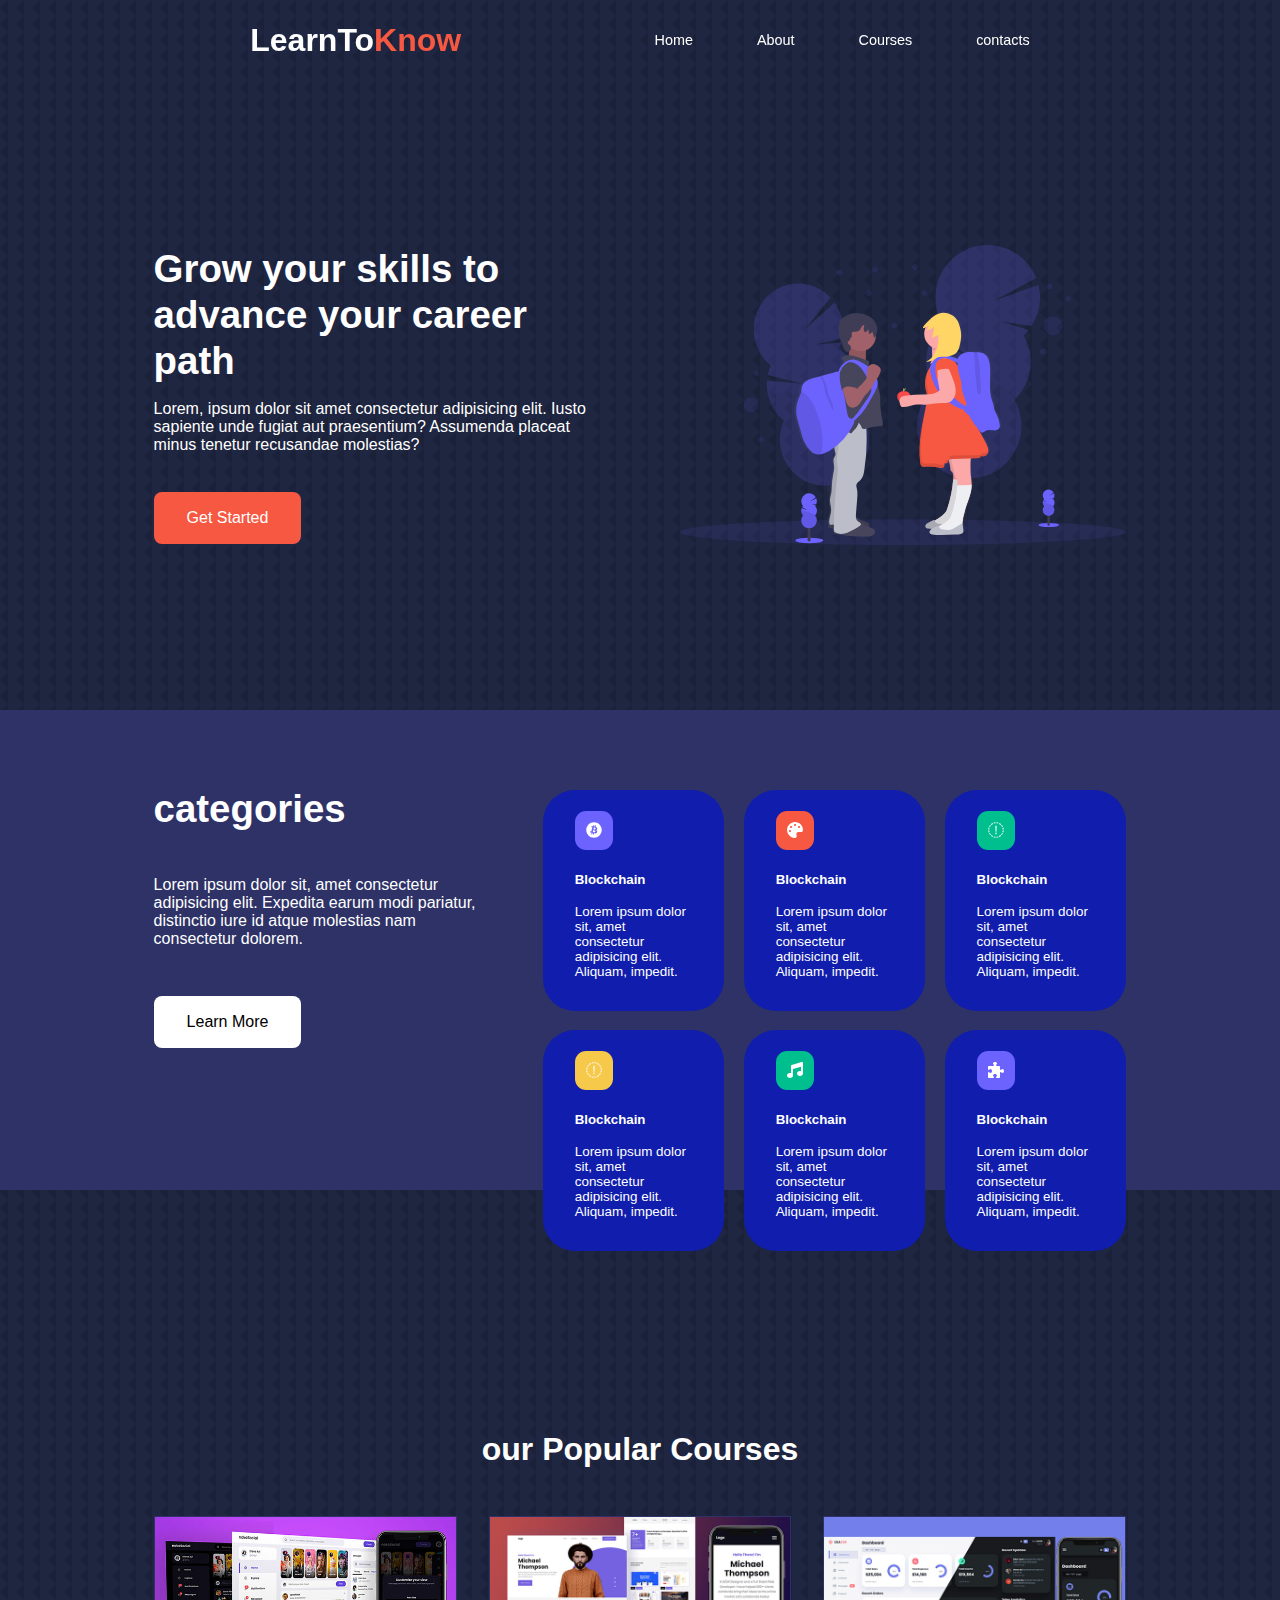
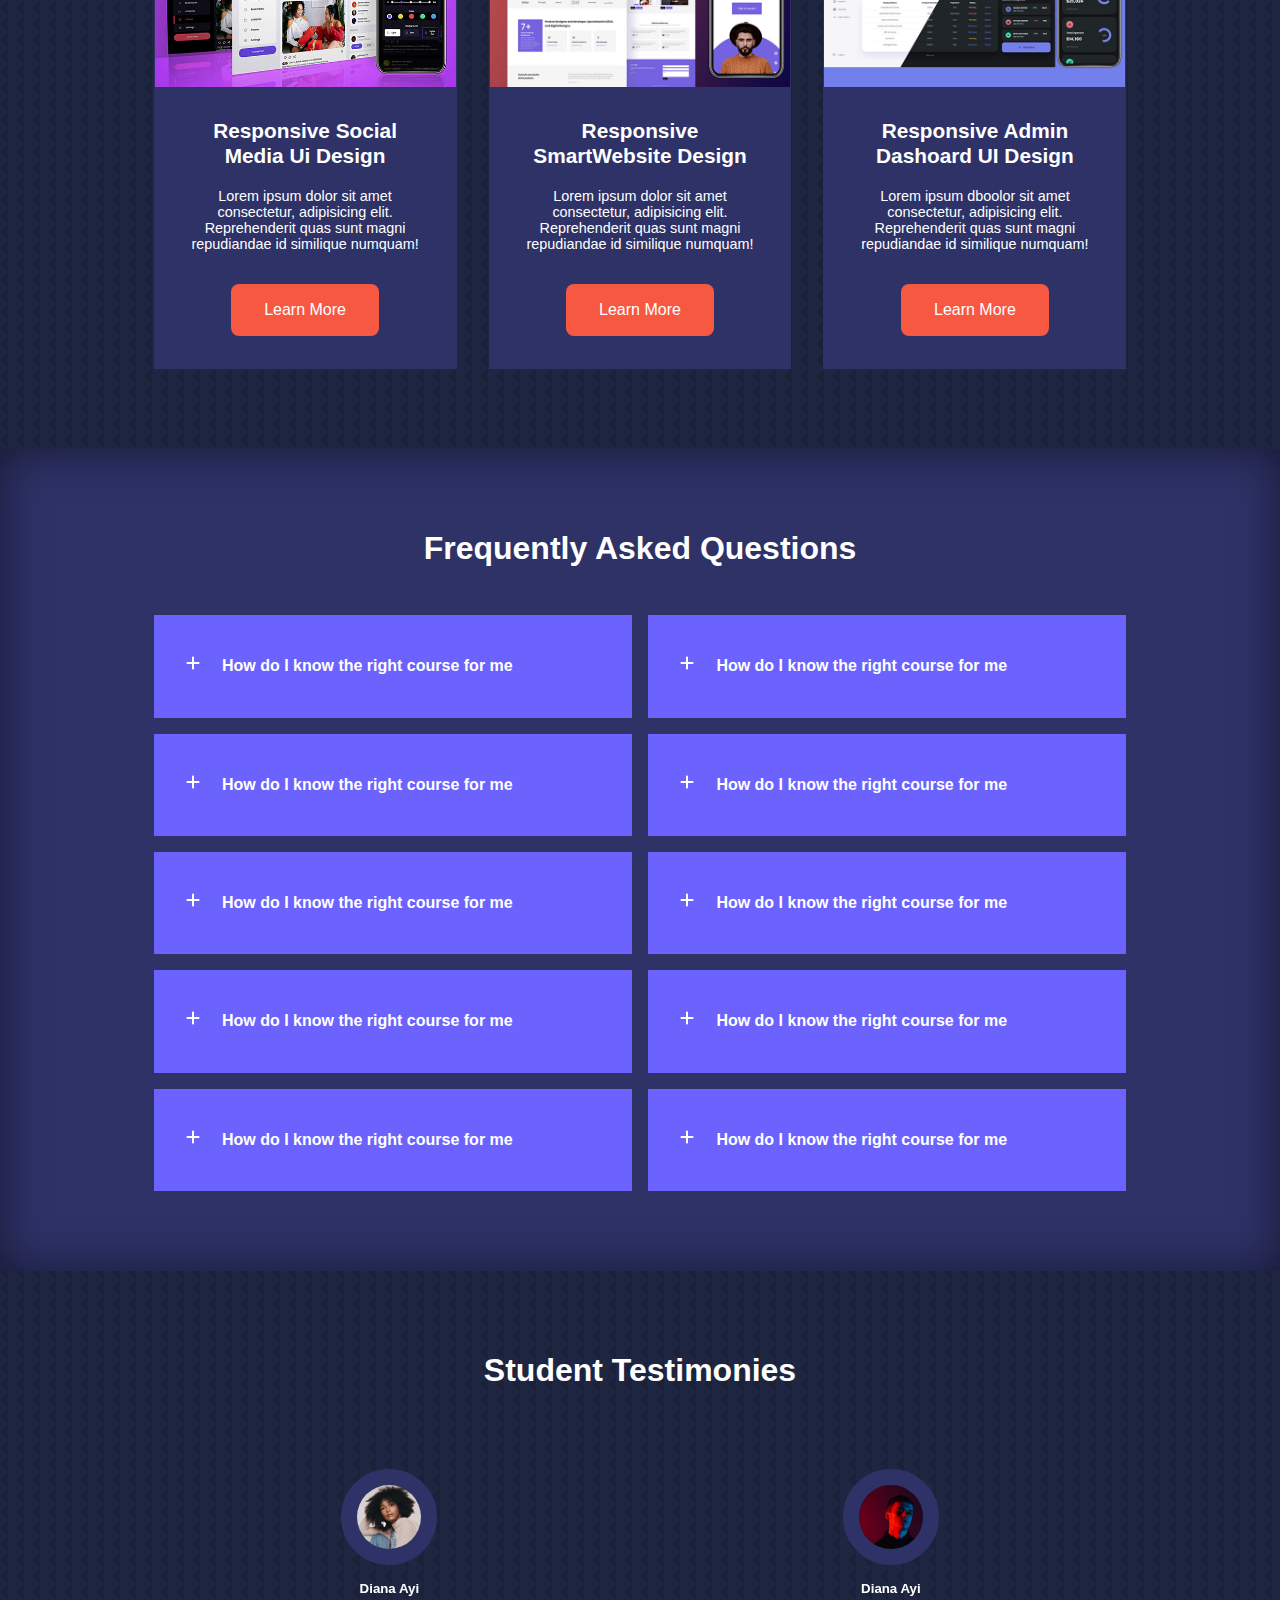
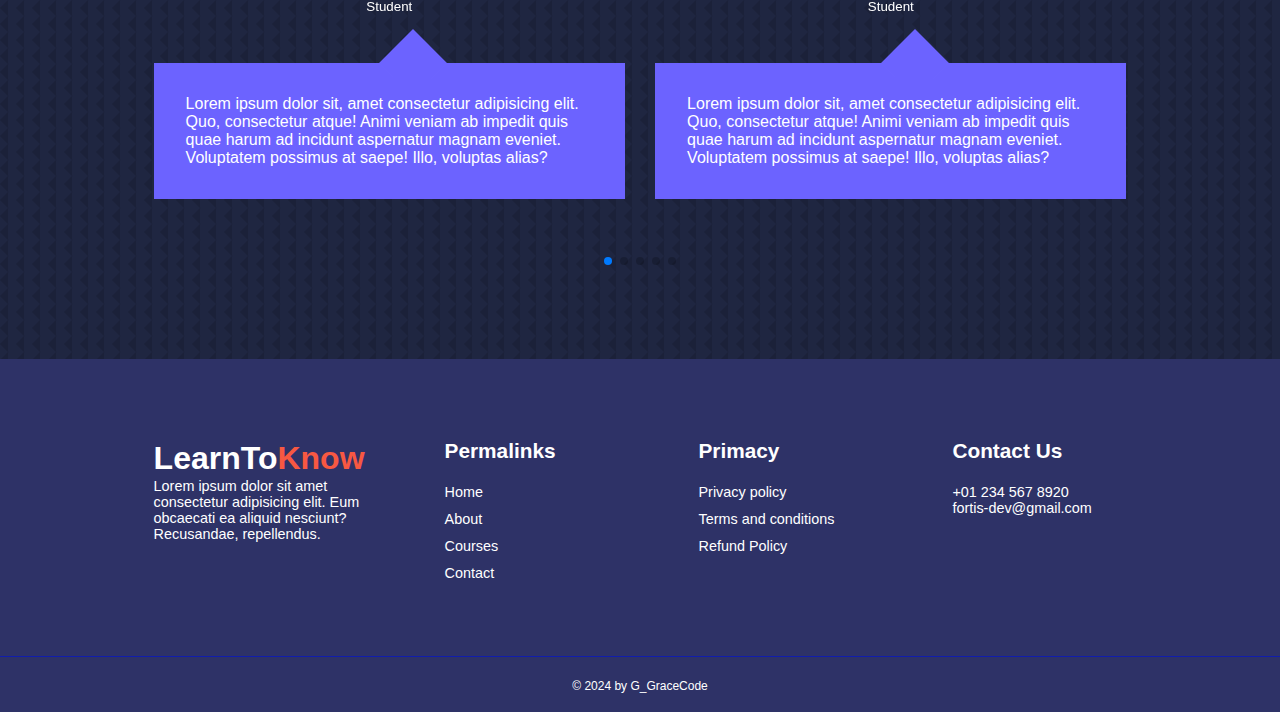
<file: index.html>
<!DOCTYPE html>
<html lang="en">

<head>
    <meta charset="UTF-8">
    <meta http-equiv="X-UA-Compatible" content="IE=edge">
    <meta name="viewport" content="width=device-width, initial-scale=1.0">
    <title>LearntoKnow</title>
    <link rel="stylesheet" href="./css/style.css">


    <!-- ==== swiper js ==== -->
    <link rel="stylesheet" href="https://cdn.jsdelivr.net/npm/swiper@8/swiper-bundle.min.css" />

    <script defer src="./main.js"></script>

    <style>
        body{
            background-image: url("./images/bg-texture.png");
        }
        span.color{
            color: var(--color-danger);
        }
    </style>

</head>

<body>

    <nav>
        <div class="container nav__container">
            <a href="index.html">
                <h2>LearnTo<span class="color">Know</span></h2>
            </a>
            <ul class="nav__menu">
                <li><a href="index.html">Home</a></li>
                <li><a href="./About.html">About</a></li>
                <li><a href="./courses.html">Courses</a></li>
                <li><a href="./contacts.html">contacts</a></li>
            </ul>

            
            <button class="open-menu-btn"><i class="fas fa-bars"></i></button>

            <button class="close-menu-btn"><i class="fas fa-multiply"></i></button>

        </div>
    </nav>


    <header>
        <div class="container header__container">
            <div class="header__left">
                <h1>Grow your skills to advance your career path</h1>
                <p>Lorem, ipsum dolor sit amet consectetur adipisicing elit. Iusto sapiente unde fugiat aut praesentium?
                    Assumenda placeat minus tenetur recusandae molestias?</p>

                <a href="courses.html" class="btn btn-primary">Get Started</a>

            </div>


            <div class="header__right">
                <div class="header__right-image"><img src="./images/header.svg" alt=""></div>
            </div>
        </div>
    </header>

    <!-- ======= header end -->


    <section class="categories">

        <div class="container categories__container">
            <div class="categories__left">
                <h1>categories</h1>
                <p>Lorem ipsum dolor sit, amet consectetur adipisicing elit. Expedita earum modi pariatur, distinctio
                    iure id atque molestias nam consectetur dolorem.</p>
                <a href="#" class="btn">Learn More</a>
            </div>

            <div class="categories__right">
                <article class="category">
                    <span class="category__icon"><i class="fab fa-bitcoin"></i></span>
                    <h5>Blockchain</h5>
                    <p>Lorem ipsum dolor sit, amet consectetur adipisicing elit. Aliquam, impedit.</p>
                </article>

                <article class="category">
                    <span class="category__icon"><i class="fas fa-palette"></i></span>
                    <h5>Blockchain</h5>
                    <p>Lorem ipsum dolor sit, amet consectetur adipisicing elit. Aliquam, impedit.</p>
                </article>

                <article class="category">
                    <span class="category__icon"><i class="fas fa-usd-circle"></i></span>
                    <h5>Blockchain</h5>
                    <p>Lorem ipsum dolor sit, amet consectetur adipisicing elit. Aliquam, impedit.</p>
                </article>

                <article class="category">
                    <span class="category__icon"><i class="fa fa-megaphone"></i></span>
                    <h5>Blockchain</h5>
                    <p>Lorem ipsum dolor sit, amet consectetur adipisicing elit. Aliquam, impedit.</p>
                </article>

                <article class="category">
                    <span class="category__icon"><i class="fas fa-music"></i></span>
                    <h5>Blockchain</h5>
                    <p>Lorem ipsum dolor sit, amet consectetur adipisicing elit. Aliquam, impedit.</p>
                </article>

                <article class="category">
                    <span class="category__icon"><i class="fas fa-puzzle-piece"></i></span>
                    <h5>Blockchain</h5>
                    <p>Lorem ipsum dolor sit, amet consectetur adipisicing elit. Aliquam, impedit.</p>
                </article>

            </div>
        </div>
    </section>
    <!-- ========= Categories end ========== -->


    <!-- ========= Courses start ========== -->

    <section class="courses">
        <h2>our Popular Courses</h2>
        <div class="container courses__container">
            <article class="course">
                <div class="course__image">
                    <img src="./images/course1.jpg" alt="">
                </div>
                <div class="course__info">
                    <h4>Responsive Social Media Ui Design</h4>
                    <p>Lorem ipsum dolor sit amet consectetur, adipisicing elit. Reprehenderit quas sunt magni
                        repudiandae id similique numquam!</p>

                    <a href="course.html" class="btn btn-primary">Learn More</a>
                </div>
            </article>

            <article class="course">
                <div class="course__image">
                    <img src="./images/course2.jpg" alt="">
                </div>
                <div class="course__info">
                    <h4>Responsive SmartWebsite Design</h4>
                    <p>Lorem ipsum dolor sit amet consectetur, adipisicing elit. Reprehenderit quas sunt magni
                        repudiandae id similique numquam!</p>

                    <a href="course.html" class="btn btn-primary">Learn More</a>
                </div>
            </article>

            <article class="course">
                <div class="course__image">
                    <img src="./images/course3.jpg" alt="">
                </div>
                <div class="course__info">
                    <h4>Responsive Admin Dashoard UI Design</h4>
                    <p>Lorem ipsum dboolor sit amet consectetur, adipisicing elit. Reprehenderit quas sunt magni
                        repudiandae id similique numquam!</p>

                    <a href="course.html" class="btn btn-primary">Learn More</a>
                </div>
            </article>


        </div>
    </section>
    <!-- =========Courses end ========== -->


    <!-- ========= frequently asked question start ========== -->

    <section class="faqs">
        <h2>Frequently Asked Questions</h2>

        <div class="container faqs__container">
            <article class="faq">
                <div class="faq__icon"></div>
                <div class="question__answer">
                    <h4>How do I know the right course for me</h4>
                    <p>Lorem ipsum dolor sit amet consectetur adipisicing elit. Consectetur magni ipsam repellat!
                        Doloribus odio, quasi expedita libero qui fugiat facilis rerum ipsam nulla sed porro dolorum
                        magnam nam alias similique.</p>
                </div>
            </article>

            <article class="faq">
                <div class="faq__icon"></div>
                <div class="question__answer">
                    <h4>How do I know the right course for me</h4>
                    <p>Lorem ipsum dolor sit amet consectetur adipisicing elit. Consectetur magni ipsam repellat!
                        Doloribus odio, quasi expedita libero qui fugiat facilis rerum ipsam nulla sed porro dolorum
                        magnam nam alias similique.</p>
                </div>
            </article>

            <article class="faq">
                <div class="faq__icon"></div>
                <div class="question__answer">
                    <h4>How do I know the right course for me</h4>
                    <p>Lorem ipsum dolor sit amet consectetur adipisicing elit. Consectetur magni ipsam repellat!
                        Doloribus odio, quasi expedita libero qui fugiat facilis rerum ipsam nulla sed porro dolorum
                        magnam nam alias similique.</p>
                </div>
            </article>

            <article class="faq">
                <div class="faq__icon"></div>
                <div class="question__answer">
                    <h4>How do I know the right course for me</h4>
                    <p>Lorem ipsum dolor sit amet consectetur adipisicing elit. Consectetur magni ipsam repellat!
                        Doloribus odio, quasi expedita libero qui fugiat facilis rerum ipsam nulla sed porro dolorum
                        magnam nam alias similique.</p>
                </div>
            </article>

            <article class="faq">
                <div class="faq__icon"></div>
                <div class="question__answer">
                    <h4>How do I know the right course for me</h4>
                    <p>Lorem ipsum dolor sit amet consectetur adipisicing elit. Consectetur magni ipsam repellat!
                        Doloribus odio, quasi expedita libero qui fugiat facilis rerum ipsam nulla sed porro dolorum
                        magnam nam alias similique.</p>
                </div>
            </article>

            <article class="faq">
                <div class="faq__icon"></div>
                <div class="question__answer">
                    <h4>How do I know the right course for me</h4>
                    <p>Lorem ipsum dolor sit amet consectetur adipisicing elit. Consectetur magni ipsam repellat!
                        Doloribus odio, quasi expedita libero qui fugiat facilis rerum ipsam nulla sed porro dolorum
                        magnam nam alias similique.</p>
                </div>
            </article>

            <article class="faq">
                <div class="faq__icon"></div>
                <div class="question__answer">
                    <h4>How do I know the right course for me</h4>
                    <p>Lorem ipsum dolor sit amet consectetur adipisicing elit. Consectetur magni ipsam repellat!
                        Doloribus odio, quasi expedita libero qui fugiat facilis rerum ipsam nulla sed porro dolorum
                        magnam nam alias similique.</p>
                </div>
            </article>

            <article class="faq">
                <div class="faq__icon"></div>
                <div class="question__answer">
                    <h4>How do I know the right course for me</h4>
                    <p>Lorem ipsum dolor sit amet consectetur adipisicing elit. Consectetur magni ipsam repellat!
                        Doloribus odio, quasi expedita libero qui fugiat facilis rerum ipsam nulla sed porro dolorum
                        magnam nam alias similique.</p>
                </div>
            </article>

            <article class="faq">
                <div class="faq__icon"></div>
                <div class="question__answer">
                    <h4>How do I know the right course for me</h4>
                    <p>Lorem ipsum dolor sit amet consectetur adipisicing elit. Consectetur magni ipsam repellat!
                        Doloribus odio, quasi expedita libero qui fugiat facilis rerum ipsam nulla sed porro dolorum
                        magnam nam alias similique.</p>
                </div>
            </article>

            <article class="faq">
                <div class="faq__icon"></div>
                <div class="question__answer">
                    <h4>How do I know the right course for me</h4>
                    <p>Lorem ipsum dolor sit amet consectetur adipisicing elit. Consectetur magni ipsam repellat!
                        Doloribus odio, quasi expedita libero qui fugiat facilis rerum ipsam nulla sed porro dolorum
                        magnam nam alias similique.</p>
                </div>
            </article>

        </div>

    </section>

    <!-- ========= frequently asked question ends ========== -->


    
    <!-- ========= Testimonies Sectioen ========== -->

    <section class="container testimonials__container mySwiper">
        <h2> Student Testimonies </h2>

        <div class="swiper-wrapper">
            <article class="testimonial swiper-slide">

                <div class="avatar">
                    <img src="./images/avatar1.jpg">
                </div>

                <div class="testimonial__info">
                    <h5>Diana Ayi</h5>
                    <small>Student</small>
                </div>

                <div class="testimonial__body">
                    <p>Lorem ipsum dolor sit, amet consectetur adipisicing elit. Quo, consectetur atque! Animi veniam ab
                        impedit quis quae harum ad incidunt aspernatur magnam eveniet. Voluptatem possimus at saepe!
                        Illo, voluptas alias?</p>
                </div>

            </article>

            <article class="testimonial swiper-slide">

                <div class="avatar">
                    <img src="./images/avatar2.jpg">
                </div>

                <div class="testimonial__info">
                    <h5>Diana Ayi</h5>
                    <small>Student</small>
                </div>

                <div class="testimonial__body">
                    <p>Lorem ipsum dolor sit, amet consectetur adipisicing elit. Quo, consectetur atque! Animi veniam ab
                        impedit quis quae harum ad incidunt aspernatur magnam eveniet. Voluptatem possimus at saepe!
                        Illo, voluptas alias?</p>
                </div>

            </article>

            <article class="testimonial swiper-slide">

                <div class="avatar">
                    <img src="./images/avatar2.jpg">
                </div>

                <div class="testimonial__info">
                    <h5>Brandon</h5>
                    <small>Student</small>
                </div>

                <div class="testimonial__body">
                    <p>Lorem ipsum dolor sit, amet consectetur adipisicing elit. Quo, consectetur atque! Animi veniam ab
                        impedit quis quae harum ad incidunt aspernatur magnam eveniet. Voluptatem possimus at saepe!
                        Illo, voluptas alias?</p>
                </div>

            </article>

            <article class="testimonial swiper-slide">

                <div class="avatar">
                    <img src="./images/avatar3.jpg">
                </div>

                <div class="testimonial__info">
                    <h5>John di</h5>
                    <small>Graphic Designer</small>
                </div>

                <div class="testimonial__body">
                    <p>Lorem ipsum dolor sit, amet consectetur adipisicing elit. Quo, consectetur atque! Animi veniam ab
                        impedit quis quae harum ad incidunt aspernatur magnam eveniet. Voluptatem possimus at saepe!
                        Illo, voluptas alias?</p>
                </div>

            </article>

            <article class="testimonial swiper-slide">

                <div class="avatar">
                    <img src="./images/avatar4.jpg">
                </div>

                <div class="testimonial__info">
                    <h5>Pen Joe</h5>
                    <small>Student</small>
                </div>

                <div class="testimonial__body">
                    <p>Lorem ipsum dolor sit, amet consectetur adipisicing elit. Quo, consectetur atque! Animi veniam ab
                        impedit quis quae harum ad incidunt aspernatur magnam eveniet. Voluptatem possimus at saepe!
                        Illo, voluptas alias?</p>
                </div>

            </article>

            <article class="testimonial swiper-slide">

                <div class="avatar">
                    <img src="./images/avatar5.jpg">
                </div>

                <div class="testimonial__info">
                    <h5>Diana Ayi</h5>
                    <small>Student</small>
                </div>

                <div class="testimonial__body">
                    <p>Lorem ipsum dolor sit, amet consectetur adipisicing elit. Quo, consectetur atque! Animi veniam ab
                        impedit quis quae harum ad incidunt aspernatur magnam eveniet. Voluptatem possimus at saepe!
                        Illo, voluptas alias?</p>
                </div>

            </article>
        </div>
        <div class="swiper-pagination"></div>

    </section>


    <footer>

        <div class="container footer__container">

            <div class="footer__1">
                <a href="index.htm" class="footer__logo">
                    <h2>LearnTo<span class="color">Know</span></h2>
                </a>
                <p>Lorem ipsum dolor sit amet consectetur adipisicing elit. Eum obcaecati ea aliquid nesciunt?
                    Recusandae, repellendus.</p>
            </div>

            <div class="footer__2">
                <h4>Permalinks</h4>
                <ul class="permalinks">
                    <li><a href="index.html">Home</a></li>
                    <li><a href="about.html">About</a></li>
                    <li><a href="courses.html">Courses</a></li>
                    <li><a href="contact.html">Contact</a></li>
                </ul>
            </div>

            <div class="footer__3">
                <h4>Primacy</h4>
                <ul class="privacy">
                    <li><a href="#">Privacy policy</a></li>
                    <li><a href="#">Terms and conditions</a></li>
                    <li><a href="#">Refund Policy</a></li>

                </ul>
            </div>

            <div class="footer__4">
                <h4>Contact Us</h4>
                <div>
                    <p>+01 234 567 8920</p>
                    <p>fortis-dev@gmail.com</p>
                </div>
<!-- 
                <ul class="footer__socials">

                    <li><a href="#"><i class="fab fa-facebook-f"></i></a></li>
                    <li><a href="#"><i class="fab fa-instagram"></a></li>
                    <li><a href="#"><i class="fab fa-twitter"></a></li>
                    <li><a href="#"><i class="fab fa-linkedin-in"></a></li>
                    <li><a href="#"><i class="fab fa-github"></a></li>

                </ul>  -->

            </div>


        </div>

        <div class="footer__copyright">
            <small> &copy; 2024 by G_GraceCode</small>
        </div>

    </footer>




    <script src="js/all.js"></script>



    <!-- === swiper js -->
    <script src="https://cdn.jsdelivr.net/npm/swiper@8/swiper-bundle.min.js"></script>
    <!-- Initialize Swiper -->
    <script>
        var swiper = new Swiper(".mySwiper", {
            slidesPerView: 1,
            spaceBetween: 30,
            pagination: {
                el: ".swiper-pagination",
                clickable: true,
            },

            //   when window weidth is >= 600px
            breakpoints: {
                600: {
                    slidesPerView: 2
                }
            }
        });
    </script>

    
</body>

</html>
</file>
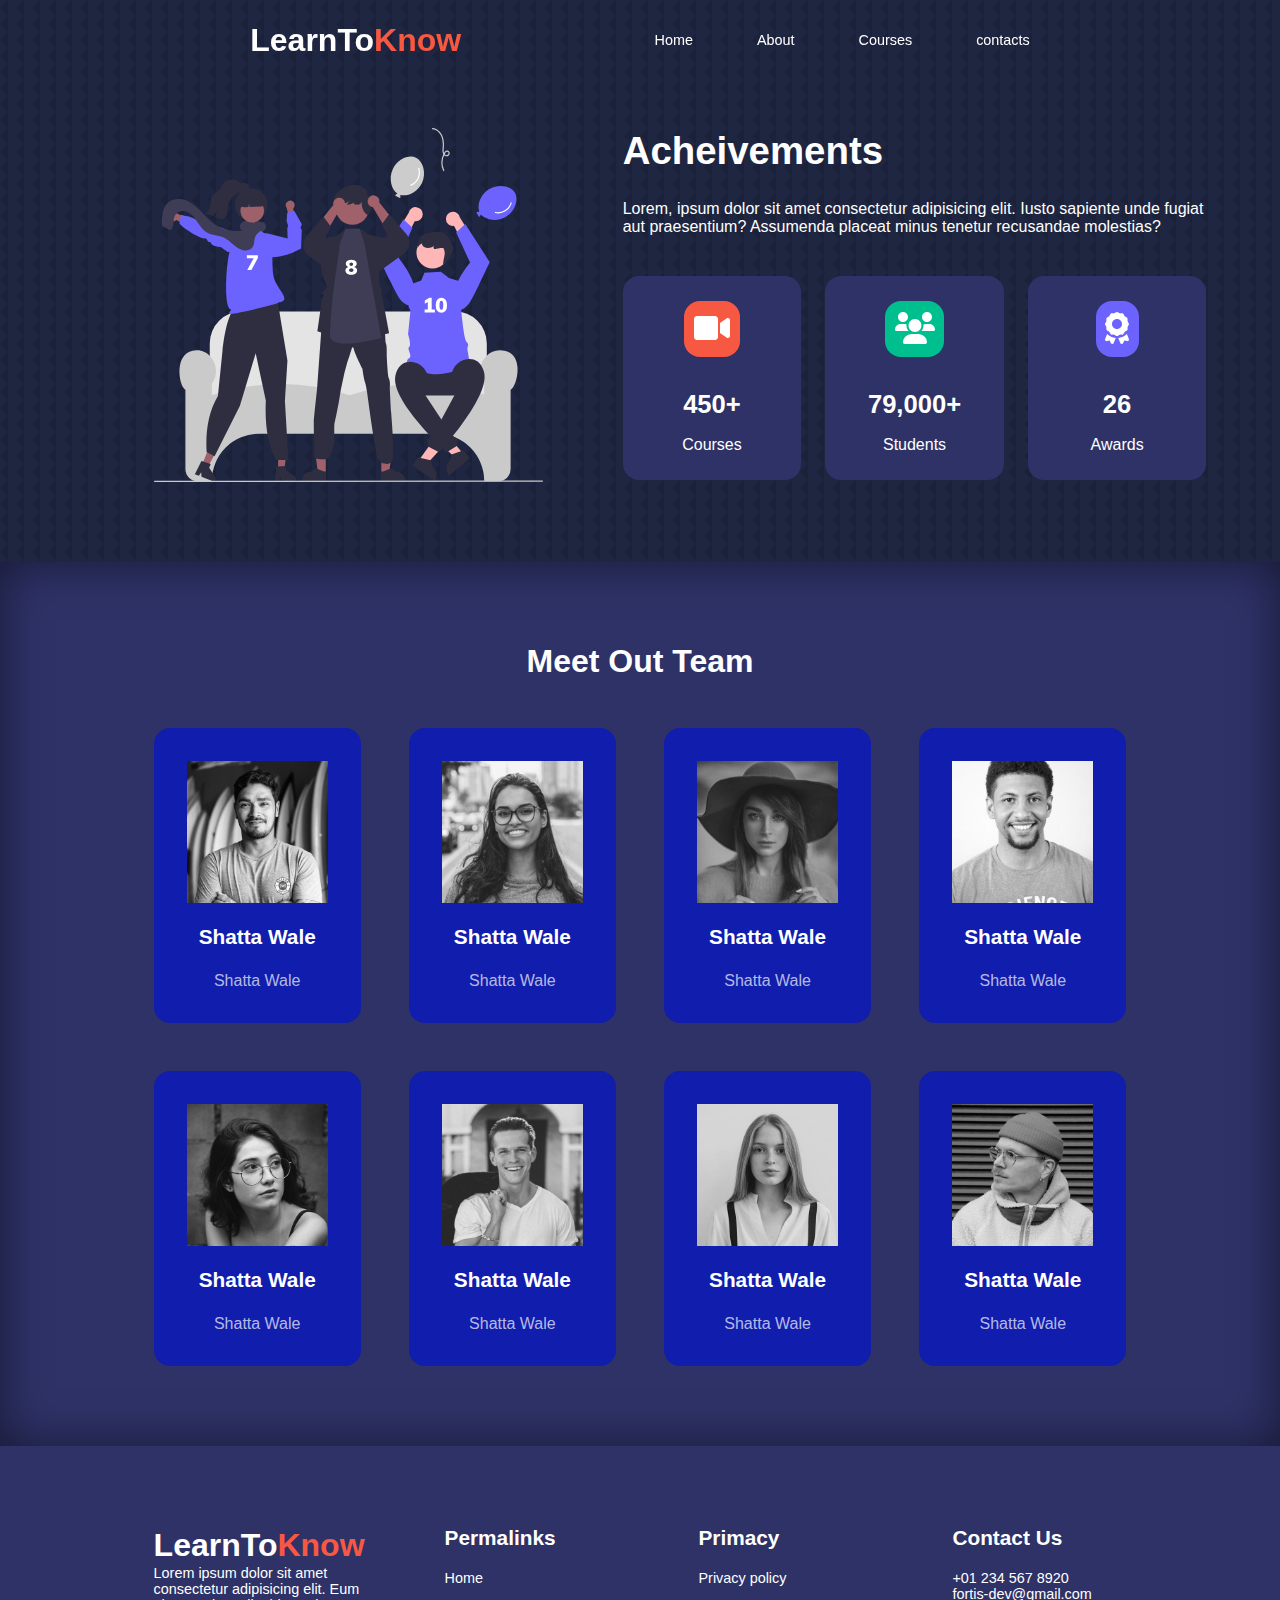
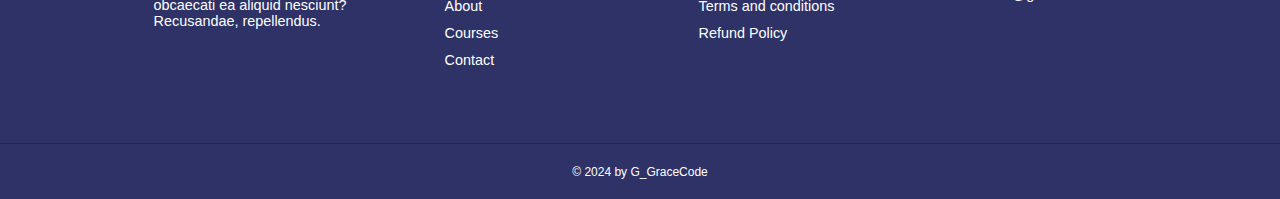
<file: About.html>
<!DOCTYPE html>
<html lang="en">

<head>
    <meta charset="UTF-8">
    <meta http-equiv="X-UA-Compatible" content="IE=edge">
    <meta name="viewport" content="width=device-width, initial-scale=1.0">
    <title>LearntoKnow</title>
    <link rel="stylesheet" href="./css/style.css">
    <link rel="stylesheet" href="./css/About.css">


    <!-- ==== swiper js ==== -->
    <link rel="stylesheet" href="https://cdn.jsdelivr.net/npm/swiper@8/swiper-bundle.min.css" />

    <style>
          body{
            background-image: url("./images/bg-texture.png");
        }
    </style>
    
    <script defer src="./main.js"></script>

</head>

<body>

    <nav>
        <div class="container nav__container">
            <a href="index.html">
                <h2>LearnTo<span class="color">Know</span></h2>
            </a>
            <ul class="nav__menu">
                <li><a href="index.html">Home</a></li>
                <li><a href="./About.html">About</a></li>
                <li><a href="./courses.html">Courses</a></li>
                <li><a href="./contacts.html">contacts</a></li>
            </ul>

            <button class="open-menu-btn"><i class="fas fa-bars"></i></button>

            <button class="close-menu-btn"><i class="fas fa-multiply"></i></button>

        </div>
    </nav>

    <!-- =================== nav end =================== -->
    <section class="about__achievements">
        <div class="container about__achievements-container">

            <div class="about__achievements-left">
                <img src="./images/about achievements.svg" alt="">
            </div>

            <div class="about__achievements-right">
                <h1>Acheivements</h1>
                <p>Lorem, ipsum dolor sit amet consectetur adipisicing elit. Iusto sapiente unde fugiat aut praesentium?
                    Assumenda placeat minus tenetur recusandae molestias?</p>

                <div class="achievements__cards">
                    <article class="achievements__card">
                        <span class="achievement__icon"><i class="fas fa-video"></i></span>
                        <h3>450+</h3>
                        <p>Courses</p>
                    </article>

                    <article class="achievements__card">
                        <span class="achievement__icon"><i class="fas fa-users"></i></span>
                        <h3>79,000+</h3>
                        <p>Students</p>
                    </article>

                    <article class="achievements__card">
                        <span class="achievement__icon"><i class="fas fa-award"></i></span>
                        <h3>26</h3>
                        <p>Awards</p>
                    </article>

                </div>

            </div>


        </div>
    </section>
    <!-- =============== Achievement Ends ==============  -->


    <section class="team">
        <h2>Meet Out Team</h2>
        <div class="container team__container">
            <article class="team__member">
                <div class="team__member-image">
                    <img src="./images/tm1.jpg" alt="">
                </div>

                <div class="team__member-info">
                    <h4>Shatta Wale</h4>
                    <p>Shatta Wale</p>
                </div>
                <div class="team__member-socials">
                    <a href=""><i class="fab fa-instagram"></i></a>
                    <a href=""><i
                     class="fab fa-twitter"></i></a>
                    <a href=""><i class="fab fa-linkedin-in"></i></a>
                </div>
            </article>

            <article class="team__member">
                <div class="team__member-image">
                    <img src="./images/tm2.jpg" alt="">
                </div>

                <div class="team__member-info">
                    <h4>Shatta Wale</h4>
                    <p>Shatta Wale</p>
                </div>
                <div class="team__member-socials">
                    <a href=""><i class="fab fa-instagram"></i></a>
                    <a href=""><i
                     class="fab fa-twitter"></i></a>
                    <a href=""><i class="fab fa-linkedin-in"></i></a></div>
            </article>
            <article class="team__member">
                <div class="team__member-image">
                    <img src="./images/tm3.jpg" alt="">
                </div>

                <div class="team__member-info">
                    <h4>Shatta Wale</h4>
                    <p>Shatta Wale</p>
                </div>
                <div class="team__member-socials">
                    <a href=""><i class="fab fa-instagram"></i></a>
                    <a href=""><i
                     class="fab fa-twitter"></i></a>
                    <a href=""><i class="fab fa-linkedin-in"></i></a></div>
            </article>
            <article class="team__member">
                <div class="team__member-image">
                    <img src="./images/tm4.jpg" alt="">
                </div>

                <div class="team__member-info">
                    <h4>Shatta Wale</h4>
                    <p>Shatta Wale</p>
                </div>
                <div class="team__member-socials">
                    <a href=""><i class="fab fa-instagram"></i></a>
                    <a href=""><i
                     class="fab fa-twitter"></i></a>
                    <a href=""><i class="fab fa-linkedin-in"></i></a></div>
            </article>
            <article class="team__member">
                <div class="team__member-image">
                    <img src="./images/tm5.jpg" alt="">
                </div>

                <div class="team__member-info">
                    <h4>Shatta Wale</h4>
                    <p>Shatta Wale</p>
                </div>
                <div class="team__member-socials">
                    <a href=""><i class="fab fa-instagram"></i></a>
                    <a href=""><i
                     class="fab fa-twitter"></i></a>
                    <a href=""><i class="fab fa-linkedin-in"></i></a></div>
            </article>
            <article class="team__member">
                <div class="team__member-image">
                    <img src="./images/tm6.jpg" alt="">
                </div>

                <div class="team__member-info">
                    <h4>Shatta Wale</h4>
                    <p>Shatta Wale</p>
                </div>
                <div class="team__member-socials">
                    <a href=""><i class="fab fa-instagram"></i></a>
                    <a href=""><i
                     class="fab fa-twitter"></i></a>
                    <a href=""><i class="fab fa-linkedin-in"></i></a></div>
            </article>
            <article class="team__member">
                <div class="team__member-image">
                    <img src="./images/tm7.jpg" alt="">
                </div>

                <div class="team__member-info">
                    <h4>Shatta Wale</h4>
                    <p>Shatta Wale</p>
                </div>
                <div class="team__member-socials">
                    <a href=""><i class="fab fa-instagram"></i></a>
                    <a href=""><i
                     class="fab fa-twitter"></i></a>
                    <a href=""><i class="fab fa-linkedin-in"></i></a></div>
            </article>
            <article class="team__member">
                <div class="team__member-image">
                    <img src="./images/tm8.jpg" alt="">
                </div>

                <div class="team__member-info">
                    <h4>Shatta Wale</h4>
                    <p>Shatta Wale</p>
                </div>
                <div class="team__member-socials">
                    <a href=""><i class="fab fa-instagram"></i></a>
                    <a href=""><i
                     class="fab fa-twitter"></i></a>
                    <a href=""><i class="fab fa-linkedin-in"></i></a></div>
            </article>

       

        

        </div>
    </section>






    <footer>

        <div class="container footer__container">

            <div class="footer__1">
                <a href="index.htm" class="footer__logo">
                    <h2>LearnTo<span class="color">Know</span></h2>
                </a>
                <p>Lorem ipsum dolor sit amet consectetur adipisicing elit. Eum obcaecati ea aliquid nesciunt?
                    Recusandae, repellendus.</p>
            </div>

            <div class="footer__2">
                <h4>Permalinks</h4>
                <ul class="permalinks">
                    <li><a href="index.html">Home</a></li>
                    <li><a href="about.html">About</a></li>
                    <li><a href="courses.html">Courses</a></li>
                    <li><a href="contact.html">Contact</a></li>
                </ul>
            </div>

            <div class="footer__3">
                <h4>Primacy</h4>
                <ul class="privacy">
                    <li><a href="#">Privacy policy</a></li>
                    <li><a href="#">Terms and conditions</a></li>
                    <li><a href="#">Refund Policy</a></li>

                </ul>
            </div>

            <div class="footer__4">
                <h4>Contact Us</h4>
                <div>
                    <p>+01 234 567 8920</p>
                    <p>fortis-dev@gmail.com</p>
                </div>
                <!-- 
                <ul class="footer__socials">

                    <li><a href="#"><i class="fab fa-facebook-f"></i></a></li>
                    <li><a href="#"><i class="fab fa-instagram"></a></li>
                    <li><a href="#"><i class="fab fa-twitter"></a></li>
                    <li><a href="#"><i class="fab fa-linkedin-in"></a></li>
                    <li><a href="#"><i class="fab fa-github"></a></li>

                </ul>  -->

            </div>


        </div>

        <div class="footer__copyright">
            <small> &copy; 2024 by G_GraceCode</small>
        </div>

    </footer>




    <script src="js/all.js"></script>
</body>

</html>
</file>
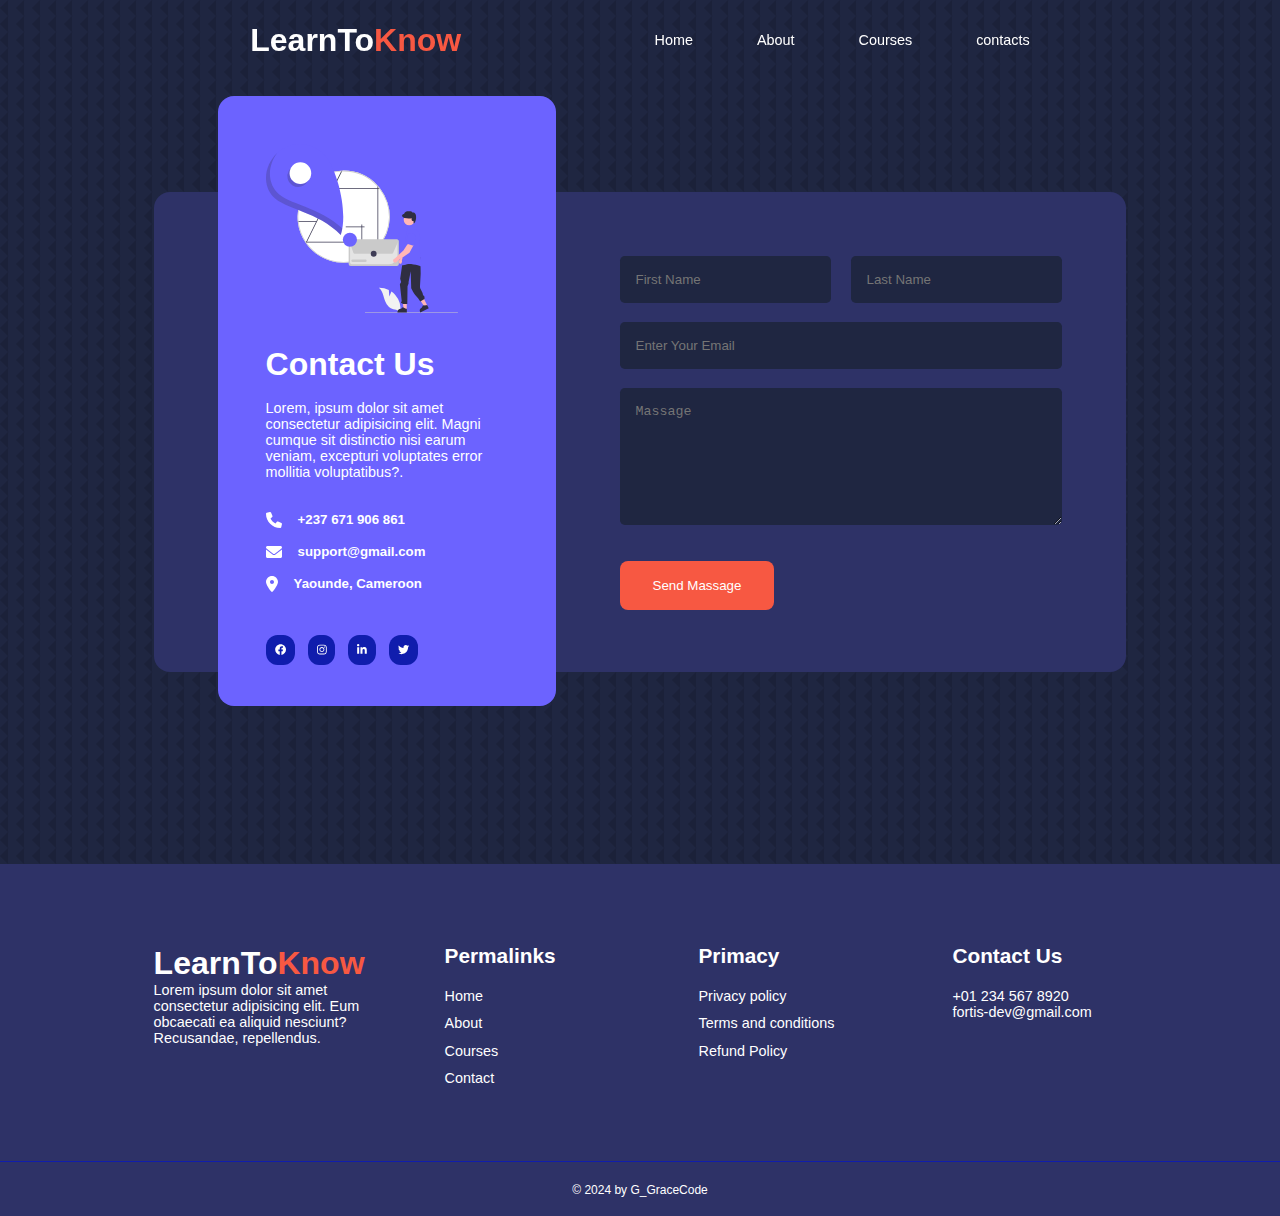
<file: contacts.html>
<!DOCTYPE html>
<html lang="en">

<head>
    <meta charset="UTF-8">
    <meta http-equiv="X-UA-Compatible" content="IE=edge">
    <meta name="viewport" content="width=device-width, initial-scale=1.0">
    <title>LearntoKnow</title>
    <link rel="stylesheet" href="./css/style.css">
    <link rel="stylesheet" href="./css/contact.css">


    <!-- ==== swiper js ==== -->
    <link rel="stylesheet" href="https://cdn.jsdelivr.net/npm/swiper@8/swiper-bundle.min.css" />
    <style>
          body{
            background-image: url("./images/bg-texture.png");
        }
        .courses {
            margin-top: 2rem;
        }
    </style>
    <script defer src="./main.js"></script>

</head>

<body>

    <nav>
        <div class="container nav__container">
            <a href="index.html">
                <h2>LearnTo<span class="color">Know</span></h2>
            </a>
            <ul class="nav__menu">
                <li><a href="index.html">Home</a></li>
                <li><a href="./About.html">About</a></li>
                <li><a href="./courses.html">Courses</a></li>
                <li><a href="./contacts.html">contacts</a></li>
            </ul>

            <button class="open-menu-btn"><i class="fas fa-bars"></i></button>

            <button class="close-menu-btn"><i class="fas fa-multiply"></i></button>

        </div>
    </nav>

    <!-- ========= Contact ======== -->

    <section class="contact">
        <div class="container contact__container">
            <aside class="contact__aside">
                <div class="aside__image"><img src="./images/contact.svg" alt=""></div>

                <h2>Contact Us</h2>
                <p>Lorem, ipsum dolor sit amet consectetur adipisicing elit. Magni cumque sit distinctio nisi earum
                    veniam, excepturi voluptates error mollitia voluptatibus?.</p>
                <ul class="contact__details">
                    <li>
                        <i class="fas fa-phone"></i>
                        <h5>+237 671 906 861</h5>
                    </li>
                    <li>
                        <i class="fas fa-envelope"></i>
                        <h5>support@gmail.com</h4>

                    </li>
                    <li>
                        <i class="fas fa-map-marker-alt"></i>
                        <h5>Yaounde, Cameroon</h5>

                    </li>
              
                </ul>

                <ul class="contact__socials">

                    <li>
                       <a href=""> <i class="fab fa-facebook"></i></a>
                    </li>

                    <li>
                        <a href=""><i class="fab fa-instagram"></i></a>
                        </i>
                    </li>

                    <li>
                        <a href=""><i class="fab fa-linkedin-in"></i></a>

                        </i>
                    </li>
                    <li>
                        <a href=""><i class="fab fa-twitter"></i></a>

                        </i>
                    </li>
                </ul>
            </aside>

            <form >
                <div class="form__name">
                    <input type="text" name="First Name" placeholder="First Name" required>
                    <input type="text" name="Last Name" placeholder="Last Name" required>

                </div>

                <input type="email" name="Email Address" placeholder="Enter Your Email" required>

                <textarea name="Massage" placeholder="Massage" rows="7" required></textarea>

                <button type="submit" class="btn btn-primary" >Send Massage</button>

            </form>


        </div>
    </section>







    <footer>

        <div class="container footer__container">

            <div class="footer__1">
                <a href="index.htm" class="footer__logo">
                    <h2>LearnTo<span class="color">Know</span></h2>
                </a>
                <p>Lorem ipsum dolor sit amet consectetur adipisicing elit. Eum obcaecati ea aliquid nesciunt?
                    Recusandae, repellendus.</p>
            </div>

            <div class="footer__2">
                <h4>Permalinks</h4>
                <ul class="permalinks">
                    <li><a href="index.html">Home</a></li>
                    <li><a href="about.html">About</a></li>
                    <li><a href="courses.html">Courses</a></li>
                    <li><a href="contact.html">Contact</a></li>
                </ul>
            </div>

            <div class="footer__3">
                <h4>Primacy</h4>
                <ul class="privacy">
                    <li><a href="#">Privacy policy</a></li>
                    <li><a href="#">Terms and conditions</a></li>
                    <li><a href="#">Refund Policy</a></li>

                </ul>
            </div>

            <div class="footer__4">
                <h4>Contact Us</h4>
                <div>
                    <p>+01 234 567 8920</p>
                    <p>fortis-dev@gmail.com</p>
                </div>
                <!-- 
                <ul class="footer__socials">

                    <li><a href="#"><i class="fab fa-facebook-f"></i></a></li>
                    <li><a href="#"><i class="fab fa-instagram"></a></li>
                    <li><a href="#"><i class="fab fa-twitter"></a></li>
                    <li><a href="#"><i class="fab fa-linkedin-in"></a></li>
                    <li><a href="#"><i class="fab fa-github"></a></li>

                </ul>  -->

            </div>


        </div>

        <div class="footer__copyright">
            <small> &copy; 2024 by G_GraceCode</small>
        </div>

    </footer>




    <script src="js/all.js"></script>
</body>

</html>
</file>
<file: css/style.css>
:root{
 --color-primary: #6c63ff;
 --color-success: #00bf8e;
 --color-warning: #f7c94b;
 --color-danger: #f75842;
 --color-danger-variant: rgba(247, 88, 66, .4);
 --color-white: #fff;
 --color-light: rgba(255, 255, 255, .7);
 --color-black: #000;
 --color-bg: #1f2641;
 --color-bg1: #2e3267;
 --color-bg2: #101dad;

 --container-width-lg: 76%;
 --container-width-mg: 90%;
 --container-width-sm: 94%;


 --transition: all 400ms ease;
 
}

*, 
*::before,
*::after{
    padding: 0;
    margin: 0;
    box-sizing: border-box;
    border: none;
    text-decoration: none;
    list-style: none;
}

/* body */
body{
    font-family: "montserrat",  sans-serif ;
    color: var(--color-white);
    background-color: var(--color-bg);
    overflow-x: hidden;
}

.container{
    width: var(--container-width-lg);
    margin: 0 auto;
}

section{
    padding: 5rem 0;
}

section h2{
    text-align: center;
    margin-bottom: 3rem;
}

h1,
h2,h3,h4,h5{
    line-height: 1.2;
}

h1{
    font-size: 2.4rem;
}
h2{
    font-size: 2rem;
}

h3{
    font-size: 1.6rem;
}
h4{
    font-size: 1.3rem;
}
a{
    color: var(--color-white);
}
img{
    width: 100%;
    display: block;
    object-fit: cover;
}

.btn{
    display: inline-block;
    background-color: var(--color-white);
    color: var(--color-black);
    padding: 1rem 2rem;
    border: 1px solid transparent;
    font-weight: 500;
    border-radius: .5rem;
    transition: var(--transition);
}

.btn:hover{
    background-color: transparent;
    color: var(--color-white);
    border-color: var(--color-white);
}

.btn-primary {
    background-color: var(--color-danger);
    color: var(--color-white);
}

 span.color{
    color: var(--color-danger);
}

/* ========== Nav ============ */

nav{
    background-color: transparent;
    width: 100vw;
    height: 5rem;
    position: fixed;
    top: 0;
    z-index: 11;
}

/* change navbar styles on scroll using javascript */
.window-scroll{
    background-color: var(--color-primary);
    box-shadow: 0 1rem 2rem rgba(0, 0, 0, 0.2);
}

.nav__container{
    height: 100%;
    display: flex;
    justify-content: space-around;
    align-items: center;
}

nav button{
    display: none;
}



.nav__menu{
    display: flex;
    align-items: center;
    gap: 4rem;
}

.nav__menu a{
    font-size: 0.9rem;
    transition: var(--transition);
}

.nav__menu a:hover{
  color: var(--color-bg2);
}

/* ========= Header =========== */

header{
    position: relative;
    top: 5rem;
    overflow: hidden;
    /* overflow: hidden; */
    height: 70vh;
    margin-bottom: 5rem;
}

.header__container{
    display: grid;
    grid-template-columns: repeat(2, 1fr);
    align-items: center;
    gap: 5rem;
    height: 100%;
}

.header__left p{
    margin: 1rem 0 2.4rem;
}

/* ========= categories=========== */

.categories{
    background-color: var(--color-bg1);
    height: 30rem;
}

.categories h1{
    line-height: 1;
    margin-bottom: 3rem;

}

.categories__container{
    display: grid;
    grid-template-columns: 40% 60%;
    /* gap: 4rem; */
}
.categories__left{
    margin-right: 4rem;
}
.categories__left p{
    margin: 1rem 0 3rem;
}

.categories__right{
    display: grid;
    grid-template-columns: repeat(3, 1fr);
    gap: 1.2rem;
}

.category{
    background-color: var(--color-bg2);
    padding: 2rem;
    border-radius: 2rem;
    transition: var(--transition);
}

.category:hover{
    box-shadow: 0 3px 3px rgba(0, 0, 0, 0.274);
    z-index: 1;
}

.category:nth-child(2) .category__icon{
    background-color: var(--color-danger);
}
.category:nth-child(3) .category__icon{
    background-color: var(--color-success);
}
.category:nth-child(4) .category__icon{
    background-color: var(--color-warning);
}
.category:nth-child(5) .category__icon{
    background-color: var(--color-success);
}

.category__icon{
    background-color: var(--color-primary);
    padding: 0.7rem;
    border-radius: .7rem ;
}

.category h5{
    margin: 2rem 0 1rem;
}

.category p{
    font-size: 0.84rem;
}

/* ========== Courses ============ */
.courses{
    margin-top: 10rem;
}

.courses__container {
    display: grid;
    grid-template-columns: repeat(3, 1fr);
    gap: 2rem;
}

.course{
    background-color: var(--color-bg1);
    text-align: center;
    border: 1px solid transparent;
    transition: var(--transition); 
}

.course:hover {
    background-color: transparent;
    border-color: var(--color-primary);

}

.course__info{
    padding: 2rem;
}

.course__info p{
    margin: 1.2rem 0 2rem;
    font-size: .9rem
}

/* ========== FAQ ============ */

.faqs{
background-color: var(--color-bg1);
box-shadow: inset 0 0 3rem rgba(0, 0, 0, 0.5);
}

.faqs__container {
    display: grid;
    grid-template-columns: 1fr 1fr;
    gap: 1rem;
}

.faq{
    padding: 2rem;
    display: flex;
    align-items: center;
    gap: 1.4rem;
    height: fit-content;
    background-color: var(--color-primary);
    cursor: pointer;
}
.faq h4{
    font-size: 1rem;
    line-height: 2.4;
}

.faq__icon{
    align-self: flex-start;
    font-size: 1rem;
    margin-top: .5rem;
}

.faq p{
    margin-top: .8rem;
    display: none;
}

.faq.open p{
    display: block;
}

/* === Testimonies === */
.testimonials__container {
    overflow: hidden;
    position: relative;
    margin-bottom: 5rem;
}

.testimonial {
padding-top: 2rem;
}

.avatar{
    width: 6rem;
    height: 6rem;
    border-radius: 50%;
    margin: 0 auto 1rem;
    border: 1rem solid var(--color-bg1);
}
.avatar img{
    border-radius: 50%;

}

.testimonial__info{
    text-align: center;
}

.testimonial__body{
    background-color: var(--color-primary);
    padding: 2rem;
    margin-top: 3rem;
    position: relative;

}

.testimonial__body::before{
    content: "";
    display: block;
    position: absolute;
    width: 3rem;
    height: 3rem;
    background: linear-gradient(135deg, var(--color-primary), var(--color-primary));
    left: 50%;
    top: -1.5rem;
    transform: rotate(45deg);

}

footer{
    background-color: var(--color-bg1);
    padding-top: 5rem;
    font-size: .9rem;
}

.footer__container{
    display: grid;
    grid-template-columns: repeat(4, 1fr);
    gap: 5rem;
}

.footer__container > div h4{
    margin-bottom: 1.2rem;
}

.footer__1 p{
    margin: 0 0 2rem;
}

footer ul li{
    margin-bottom: .7rem;
}

footer ul li a:hover{
    text-decoration: underline;

}

.footer__socials{
    display: flex;
    gap: 1rem;
    font-size: 1.2rem;
    margin-top: 2rem;
}

.footer__copyright {
    text-align: center;
    padding: 1.2rem 0;
    margin-top: 4rem;
    border-top: 1px solid var(--color-bg2);
}

/* ========== Media queries ( Tablets) ======== */

@media screen and (max-width:1024px) {
    .container{
        width: var(--container-width-mg);
        
    }
    h1{
        font-size: 2rem;
    }

    h2{
        font-size: 1.5rem;
    }

    h3{
        font-size: 1.3rem;
    }

    h4{
        font-size: 1rem;
    }

    /* ======= NAVBAR ======= */
    nav button{
        display: inline-block;
        background-color: transparent;
        font-size: 1.8rem;
        color: var(--color-white);
        cursor: pointer;
    }

    nav button.close-menu-btn{
        display: none;
    }

    .nav__container{
         justify-content: space-between;
         padding: 0 2rem;
    }
    .nav__menu {
        position: fixed;
        top: 5rem;
        right: 5%;
        height: fit-content;
        width: 18rem;
        gap: 0;
        flex-direction: column;
        display: none;
        
    }

    .nav__menu li {
        width: 100%;
        height: 5.8rem;
        animation: animateNavItems 400ms linear forwards;
        transform-origin: top right;
        opacity: 0;
    }

    .nav__menu li:nth-child(2){
        animation-delay: 200ms;
    }

    
    .nav__menu li:nth-child(3){
        animation-delay: 400ms;
    }

    
    .nav__menu li:nth-child(4){
        animation-delay: 600ms;
    }

    @keyframes animateNavItems {
        0%{
            transform: rotateZ(-90deg) rotateX(90deg) scale(.1);
        }
        100%{
            transform: rotateZ(0deg) rotateX(0deg) scale(1);
            opacity: 1;
        }
    }

    .nav__menu li a {
        background-color: var(--color-primary);
        box-shadow: -4rem 6rem 10rem rgba(0, 0, 0, 0.6);
        height: 100%;
        width: 100%;
        display: grid;
        place-items: center;
    }

    .nav__menu li a:hover{
        background: var(--color-bg2);
        color: var(--color-white);
    }

    /* ========= header ================== */

        header{
            height: 52hv;
        }

        .header__container{
            gap: 0;
            padding-bottom: 3rem;
        }

    /* ========= categories================== */
    
    .categories {
        height: auto;
    }

    .categories__container {
        grid-template-columns: 1fr;
        gap: 3rem;
    }

    .categories__left {
        margin-right: 0;
    }



    /* ========= Popular Courses================== */

    .courses {
        margin-top: 0;
    }

    .courses__container{
        grid-template-columns: 1fr 1fr;
    }


    /* ========= FQAs================== */
    .faqs__container{
        grid-template-columns: 1fr;
    }

    .faq{
        padding: 1.5rem;
    }


    /* ========= footer================== */

    .footer__container {
        grid-template-columns: 1fr 1fr;
    }


}

  /* ============ Media queries ( Phone )================== */
  @media screen and (max-width: 600px) {
    .container {
         width: var(--container-width-sm);
    }

/* ============ NavBAr================== */

.nav__menu{
    right: 3%;
}

/* ================= Header ================ */

header{
    height: 100vh;
}

.header__container {
    grid-template-columns: 1fr;
    text-align: center;
    margin-top: 2rem;
}

.header__left p{
    margin-bottom: 1.3rem;
}

/* ============== categories ============ */

    .categories__right {
        grid-template-columns: 1fr 1fr;
        gap: .7rem;
    }

    .category {
        padding: 1rem;
        border-radius: 1rem;
    }

    .categories__icon{
        margin-top: 4px;
        display: inline-block;
    }

/* ============== categories ============ */
.courses__container {
    grid-template-columns: 1fr;
}

/* ============== Testimonials ============ */
.testimonial__body{
    padding: 1.2rem;
}

/* ============== categories ============ */

.footer__container {
    grid-template-columns: 1fr;
    text-align: center;
    gap: 1.6rem;
}

.footer__1 p{
    margin: 1rem auto;
}

.footer__socials {
    justify-content: center;
}

    
  }
</file>
<file: css/About.css>
/* ============ Achievement Section ============== */
.about__achievements {
    margin-top: 3rem;
}

.about__achievements-container{
    display: grid;
    grid-template-columns: 40% 60%;
    gap: 5rem;
}

.about__achievements-right > p{
    margin: 1.6rem 0 2.5rem;
}

.achievements__cards {
display: grid;
grid-template-columns: repeat(3, 1fr);
gap: 1.5rem;
}

.achievements__card {
    background-color: var(--color-bg1);
    padding: 1.6rem;
    border-radius: 1rem;
    text-align: center;
    transition: var(--transition);
}

.achievements__card:hover{
    background-color: var(--color-bg2);
    box-shadow: 0 3rem 3rem rgba(0, 0, 0, .3);

}

.achievement__icon {
    background-color: var(--color-danger);
    padding: 0.6rem;
    border-radius: 1rem;
    display: inline-block;
    margin-bottom: 2rem;
    font-size: 2rem;
}

.achievements__card:nth-child(2) .achievement__icon {
    background-color: var(--color-success);
}

.achievements__card:nth-child(3) .achievement__icon {
    background-color: var(--color-primary);
}

.achievements__card p{
    margin-top: 1rem;
}

/* ======= team ============== */
.team{
    background-color: var(--color-bg1);
    box-shadow: inset 0 0 3rem rgba(0, 0, 0, .5);
}

.team__container{
    display: grid;
    grid-template-columns: repeat(4, 1fr);
    gap: 3rem;

}

.team__member{
    background-color: var(--color-bg2);
    padding: 2rem;
    border: 1px solid transparent;
    transition: var(--transition);
    border-radius: 1rem;
    position: relative;
    overflow-y: hidden;

}

.team__member:hover{
    background-color: transparent;
    border: 1px solid var(--color-primary);
}

.team__member-image img{
    filter: saturate(0);
}

.team__member-image img:hover{
    filter: saturate(1);
}

.team__member-info *{
    text-align: center;
    margin-top: 1.4rem;
}

.team__member-info p {
    color: var(--color-light);
}

.team__member-socials{
    position: absolute;
    top: -100%;
    left: 50%;
    transform: translateX(-50%);
    padding: .6rem 2rem;
    border-radius: 0 0 1rem 1rem;
    background-color: var(--color-primary);
    display: flex;
    gap: 1rem;
    font-size: 1.2rem;
    transition: var(--transition);
    align-items: center;
    box-shadow: 0 .4rem .4rem .4rem rgba(0, 0, 0, .3);
}

.team__member:hover .team__member-socials{
    top: 0%;
}

.team__member:hover .team__member-image img{
    filter: saturate(1);
    
}

/* ========= Media Query(Table) ============ */

@media screen and (max-width: 1024px) {
    .about__achievements{
        margin-top: 2rem;
    }
    .about__achievements-container {
        grid-template-columns: 1fr;
        gap: 4rem;
    }

    .about__achievements-left{
        margin: 0 auto;
        width: 70%;
    }

    /* ====== team member */

    .team__container{
        grid-template-columns:  repeat(3, 1fr);
        gap: 1.5rem;
    }
    .team__member{
        padding: 1rem;
    }

    

}


/* ========= Media Query(Table) ============ */

@media screen and (max-width: 600px) {


    .achievements__cards {
        grid-template-columns: 1fr 1fr;
        gap: .7rem;
    }

    .team__container {
        grid-template-columns: 1fr 1fr;
        gap: .7rem;
    }

    .team__member{
        padding: 0;
    }

    .team__member p {
        margin-bottom: 1.5rem;
    }


}
</file>
<file: css/contact.css>
.contact__container{
    background: var(--color-bg1);
    padding: 4rem;
    display: grid;
    grid-template-columns: 40% 60%;
    gap: 4rem;
    height: 30rem;
    margin: 7rem auto;
    border-radius: 1rem;
}

/* =========== aside section ============= */

.contact__aside{
    background-color: var(--color-primary);
    padding: 3rem;
    border-radius: 1rem;
    position: relative;
    bottom: 10rem;
}

.aside__image{
    width: 12rem;
    margin-bottom: 2rem;
}

.contact__aside h2{
    text-align: left;
    margin-bottom: 1rem;
}

.contact__aside p {
    font-size: .9rem;
    margin-bottom: 2rem;
}

.contact__details li{
    display: flex;
    gap: 1rem;
    align-items: center;
    margin-bottom: 1rem;
}

.contact__socials {
    display: flex;
    gap: .8rem;
    margin-top: 3rem;
    align-items: center;
    justify-content: flex-start;

}

.contact__socials a{
    background: var(--color-bg2);
    padding: .5rem;
    border-radius: 40%;
    font-size: .7rem;
    transition: var(--transition);
    border: 1px solid transparent;

}

.contact__socials a:hover{
    background: transparent;
    border: 1px solid var(--color-white);
}


/* =========== FORM ============= */

form{
    display: flex;
    flex-direction: column;
    gap: 1.2rem;
    margin-right: 4rem;

}

.form__name {
    display: flex;
    gap: 1.2rem;
}

.contact__form input[type="text"]{
    width: 50%;
    
}

input, textarea {
    width: 100%;
    padding: 1rem;
    background: var(--color-bg);
    color: var(--color-white);
    border: none;
    outline: none;
    border-radius: .3rem;
}
form .btn{

    width: max-content;
    margin-top: 1rem;
    cursor: pointer;
}


/* =========== Tablet ============= */
@media screen and (max-width: 1024px) {

    .contact {
        padding-bottom: 0;
    }

    .contact__container {
        gap: 1.5rem;
        margin-top: 3rem;
        height: auto;
        
        padding: 1.5rem;
    }

    .contact__aside {
        width: auto;
        padding: 1.5rem;
        bottom: 0;
    }

    form{
        align-self: center;
        margin-right: 1.5rem;
    }

}


/* =========== Tablet ============= */
@media screen and (max-width: 600px) {

    .contact__container {
        grid-template-columns: 1fr;
        gap: 3rem;
        margin-top: 0;
        padding: 0;
    }

    form{
        margin: 0 1.5rem 3rem;
    }

    .form__name{
        flex-direction: column;
    }

    .form__name input[type="text"]{
        width: 100%;
    }

}
</file>
